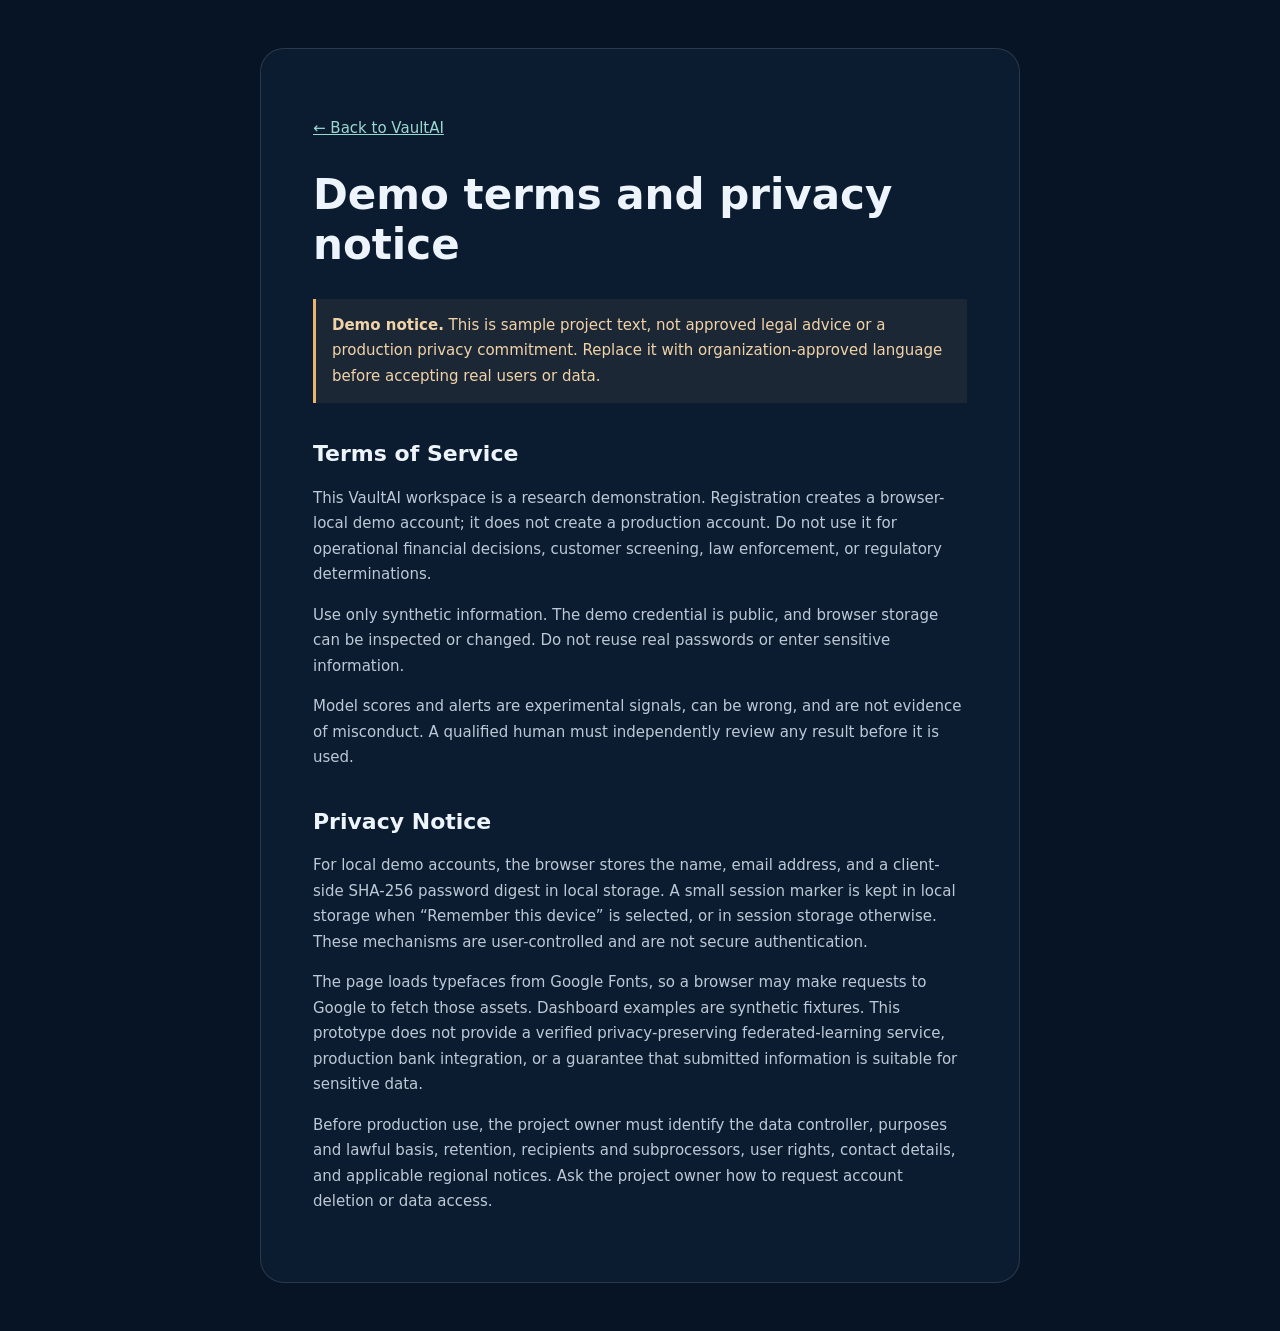
<file: legal.html>
<!doctype html>
<html lang="en">
<head>
  <meta charset="UTF-8"><meta name="viewport" content="width=device-width, initial-scale=1">
  <title>VaultAI · Demo terms and privacy notice</title>
  <link rel="stylesheet" href="styles.css">
  <style>
    body{min-height:100vh;padding:48px 20px;color:#edf4fb;background:#071426;font:15px/1.7 Manrope,system-ui,sans-serif}
    main{max-width:760px;margin:auto;padding:clamp(24px,5vw,52px);border:1px solid #ffffff20;border-radius:24px;background:#0c1c30}
    h1,h2{line-height:1.2}h1{font-size:clamp(28px,5vw,42px)}h2{margin-top:38px;font-size:22px}p,li{color:#bdc9d7}.draft{padding:14px 16px;border-left:3px solid #eab46f;background:#eab46f12;color:#f1d3a9}
    a{color:#9bd8d0}
  </style>
</head>
<body>
<main>
  <p><a href="/signup">← Back to VaultAI</a></p>
  <h1>Demo terms and privacy notice</h1>
  <p class="draft"><strong>Demo notice.</strong> This is sample project text, not approved legal advice or a production privacy commitment. Replace it with organization-approved language before accepting real users or data.</p>
  <section id="terms"><h2>Terms of Service</h2>
    <p>This VaultAI workspace is a research demonstration. Registration creates a browser-local demo account; it does not create a production account. Do not use it for operational financial decisions, customer screening, law enforcement, or regulatory determinations.</p>
    <p>Use only synthetic information. The demo credential is public, and browser storage can be inspected or changed. Do not reuse real passwords or enter sensitive information.</p>
    <p>Model scores and alerts are experimental signals, can be wrong, and are not evidence of misconduct. A qualified human must independently review any result before it is used.</p>
  </section>
  <section id="privacy"><h2>Privacy Notice</h2>
    <p>For local demo accounts, the browser stores the name, email address, and a client-side SHA-256 password digest in local storage. A small session marker is kept in local storage when “Remember this device” is selected, or in session storage otherwise. These mechanisms are user-controlled and are not secure authentication.</p>
    <p>The page loads typefaces from Google Fonts, so a browser may make requests to Google to fetch those assets. Dashboard examples are synthetic fixtures. This prototype does not provide a verified privacy-preserving federated-learning service, production bank integration, or a guarantee that submitted information is suitable for sensitive data.</p>
    <p>Before production use, the project owner must identify the data controller, purposes and lawful basis, retention, recipients and subprocessors, user rights, contact details, and applicable regional notices. Ask the project owner how to request account deletion or data access.</p>
  </section>
</main>
</body>
</html>
</file>
<file: styles.css>
﻿@import url('https://fonts.googleapis.com/css2?family=Instrument+Serif:ital@0;1&display=swap');
:root{color-scheme:dark;--bg:#071426;--bg2:#0a1c33;--glass:rgba(21,42,69,.62);--glass2:rgba(17,38,64,.82);--line:rgba(174,204,240,.12);--text:#f1f6ff;--muted:#8194b1;--faint:#536883;--blue:#78aaff;--blue2:#4785fa;--mint:#63d9bd;--amber:#efb86b;--red:#fa8189;--radius:20px;--font:'Manrope',sans-serif;--mono:'DM Mono',monospace}
*{box-sizing:border-box}html{min-height:100%;scroll-behavior:smooth}body{margin:0;min-height:100vh;background:radial-gradient(ellipse 75% 55% at 75% -8%,rgba(41,94,162,.23),transparent 70%),radial-gradient(ellipse 60% 60% at 8% 65%,rgba(30,74,130,.10),transparent 70%),var(--bg);color:var(--text);font-family:var(--font);font-size:13px;line-height:1.55;overflow-x:hidden}.ambient{position:fixed;pointer-events:none;filter:blur(100px);opacity:.13;border-radius:50%;z-index:-1}.ambient-one{width:380px;height:380px;background:#236dde;right:-220px;top:200px}.ambient-two{width:330px;height:330px;background:#197b98;left:-240px;bottom:10px}.glass{background:linear-gradient(140deg,rgba(255,255,255,.075),rgba(255,255,255,.018) 40%),var(--glass);border:1px solid rgba(193,216,247,.14);box-shadow:0 16px 55px rgba(0,0,0,.18),inset 0 1px 0 rgba(255,255,255,.055);backdrop-filter:blur(22px);-webkit-backdrop-filter:blur(22px)}.topbar{height:68px;position:sticky;top:12px;z-index:20;margin:12px 4.3% 0;border-radius:18px;display:flex;align-items:center;padding:0 20px;gap:30px}.brand{display:flex;align-items:center;gap:11px;color:var(--text);text-decoration:none;font-size:18px;font-weight:800;letter-spacing:-1px}.brand-ai{color:#83b3ff}.brand-mark{height:25px;width:25px;border:1px solid rgba(137,182,255,.56);border-radius:8px;display:flex;align-items:center;justify-content:center;gap:2px;transform:rotate(-8deg);background:linear-gradient(140deg,rgba(97,157,248,.24),rgba(99,217,189,.07));box-shadow:0 0 18px rgba(75,137,235,.2)}.brand-mark i{width:2px;background:#9cc4ff;border-radius:3px;display:block}.brand-mark i:nth-child(1){height:7px}.brand-mark i:nth-child(2){height:13px}.brand-mark i:nth-child(3){height:9px}.top-context{display:flex;align-items:center;gap:10px;color:#8fa4c2;font:9px var(--mono);letter-spacing:1.2px}.live-dot{width:7px;height:7px;border-radius:50%;background:var(--mint);box-shadow:0 0 12px rgba(99,217,189,.65);display:inline-block}.divider{width:1px;height:16px;background:var(--line);margin:0 5px}.synthetic-pill{font-size:9px;color:#a6c5ef;border:1px solid rgba(105,162,237,.28);background:rgba(65,123,204,.12);padding:5px 9px;border-radius:30px;letter-spacing:.7px}.synthetic-pill span{display:inline-block;width:5px;height:5px;background:#78aaff;border-radius:50%;margin:0 5px 1px 0}.top-actions{margin-left:auto;display:flex;align-items:center;gap:13px}.run-picker{height:34px;border:1px solid var(--line);background:rgba(4,17,33,.38);border-radius:9px;display:flex;align-items:center;gap:9px;padding:0 10px;color:#8fa4c2;font:9px var(--mono);letter-spacing:.7px}.run-picker select{background:transparent;border:0;color:#e2ebf8;outline:0;font:500 10px var(--font);appearance:none;cursor:pointer}.run-picker select option{background:#10243e}.run-picker b{font-size:15px;font-weight:400}.icon-button,.avatar{border:1px solid var(--line);color:#d4e1f5;background:rgba(255,255,255,.035);cursor:pointer}.icon-button{width:33px;height:33px;border-radius:10px;font-size:18px}.icon-button:hover{background:rgba(120,170,255,.13);color:#fff}.avatar{height:30px;width:30px;border-radius:50%;font:600 9px var(--mono);background:linear-gradient(135deg,#305f91,#263d64)}
.nav-shell{position:fixed;z-index:15;top:98px;bottom:62px;left:4.3%;width:204px;border-radius:19px;padding:13px 9px;display:flex;flex-direction:column;gap:5px}.nav-item{display:flex;align-items:center;gap:11px;padding:11px 12px;text-decoration:none;color:#91a2bb;border-radius:11px;font-size:11px;font-weight:600;transition:.2s ease;border:1px solid transparent}.nav-item:hover{background:rgba(255,255,255,.045);color:#e8f0fb}.nav-item.active{color:#f2f7ff;background:linear-gradient(105deg,rgba(95,149,230,.2),rgba(68,105,161,.07));border-color:rgba(119,168,236,.16);box-shadow:inset 2px 0 #83b5ff}.nav-icon{width:19px;text-align:center;font:17px var(--font);color:#819abb}.nav-item.active .nav-icon{color:#9ec4ff}.nav-status{margin-top:auto;padding:12px 11px;border-top:1px solid var(--line);color:#91a2bb;font-size:9px;display:flex;align-items:center;gap:8px}.nav-status .live-dot{width:6px;height:6px}
#app{margin:35px 4.3% 24px 4.3%;padding-left:234px;min-height:calc(100vh - 160px);animation:pageIn .32s ease}@keyframes pageIn{from{opacity:.5;transform:translateY(5px)}to{opacity:1;transform:translateY(0)}}.page-head{display:flex;align-items:flex-end;justify-content:space-between;margin-bottom:22px}.eyebrow{font:9px var(--mono);letter-spacing:1.6px;color:#8ca6c8;text-transform:uppercase}.page-title{font-size:27px;line-height:1.15;letter-spacing:-1.2px;margin:6px 0 4px;font-weight:600}.page-subtitle{color:var(--muted);font-size:11px;margin:0}.head-actions{display:flex;align-items:center;gap:9px}.button{border:1px solid rgba(143,182,235,.2);background:rgba(84,133,207,.16);border-radius:9px;color:#e7f1ff;padding:9px 13px;font:600 10px var(--font);cursor:pointer;transition:.2s}.button:hover{background:rgba(84,133,207,.29);transform:translateY(-1px)}.button.primary{background:linear-gradient(120deg,#477fdb,#426dbe);border-color:rgba(160,196,250,.38);box-shadow:0 5px 20px rgba(55,104,187,.2)}.button.secondary{background:rgba(255,255,255,.035);color:#afbed3}.button.danger{color:#f7a0a0}.button:disabled{opacity:.45;cursor:not-allowed;transform:none}
.panel{background:linear-gradient(145deg,rgba(255,255,255,.045),transparent 42%),rgba(12,30,52,.78);border:1px solid var(--line);border-radius:var(--radius);box-shadow:0 15px 45px rgba(0,0,0,.13),inset 0 1px rgba(255,255,255,.035);overflow:hidden}.panel-pad{padding:18px 19px}.panel-heading{display:flex;justify-content:space-between;align-items:flex-start;gap:12px}.panel-title{font-size:12px;font-weight:700;letter-spacing:-.2px}.panel-note{color:var(--muted);font-size:10px;margin-top:3px}.tag{font:8px var(--mono);letter-spacing:.6px;color:#92aacb;border:1px solid var(--line);padding:5px 7px;border-radius:6px;white-space:nowrap}.tag.blue{color:#9fc6ff;border-color:rgba(115,165,239,.23);background:rgba(67,120,194,.1)}.tag.mint{color:#76d9be;border-color:rgba(99,217,189,.2);background:rgba(50,142,122,.08)}.tag.amber{color:#efbd77;border-color:rgba(239,184,107,.2);background:rgba(188,126,49,.08)}.section-label{font:9px var(--mono);color:#778ca9;letter-spacing:1.3px;text-transform:uppercase}.mono{font-family:var(--mono)}.muted{color:var(--muted)}.tiny{font-size:9px;color:#7187a5}.rule{height:1px;background:var(--line);margin:15px 0}.grid{display:grid;gap:14px}.command-hero{display:grid;grid-template-columns:minmax(0,1.5fr) minmax(270px,.72fr);gap:14px}.hero-panel{min-height:236px;position:relative;padding:22px 24px;background:radial-gradient(ellipse at 90% 8%,rgba(60,111,187,.23),transparent 55%),linear-gradient(125deg,rgba(28,56,90,.78),rgba(11,29,51,.85));}.hero-panel:after{content:"";position:absolute;width:260px;height:260px;right:0;top:0;background:radial-gradient(circle,rgba(119,170,240,.11),transparent 67%);pointer-events:none}.hero-top{display:flex;align-items:center;gap:8px}.hero-panel h2{font-size:25px;font-weight:500;letter-spacing:-1px;margin:15px 0 6px;max-width:490px;line-height:1.22}.hero-panel h2 em{font-family:'Instrument Serif',serif;color:#9dc3ff;font-weight:400}.hero-panel p{max-width:460px;color:#9aacc4;font-size:10px;margin:0}.hero-foot{position:absolute;bottom:19px;left:24px;right:24px;display:flex;align-items:center;gap:19px;color:#b4c4da;font-size:9px}.hero-foot span{display:flex;gap:6px;align-items:center}.hero-foot b{font:10px var(--mono);color:#f0f5ff}.hero-cta{margin-left:auto}.result-panel{padding:19px 20px;min-height:236px;display:flex;flex-direction:column}.result-overline{font:9px var(--mono);letter-spacing:1px;color:#8fa4c0}.result-value{font-size:35px;line-height:1.15;letter-spacing:-2px;margin-top:14px;font-weight:600}.result-caption{font-size:10px;color:#a8b8cd;margin-top:2px}.result-caption strong{color:#efbd77;font-weight:600}.mini-bars{margin-top:auto;padding-top:16px;display:flex;align-items:end;height:57px;gap:6px}.mini-bars i{display:block;flex:1;border-radius:4px 4px 1px 1px;background:linear-gradient(180deg,#82b4ff,#3869ae);opacity:.8}.mini-bars i:nth-child(3n){opacity:.4}
.middle-grid{grid-template-columns:minmax(0,1.42fr) minmax(255px,.72fr);margin-top:14px}.flow-panel{min-height:273px}.flow-canvas{position:relative;margin-top:20px;min-height:163px;border-radius:13px;background:radial-gradient(ellipse at 52% 50%,rgba(40,73,117,.2),transparent 60%),rgba(4,18,34,.31);border:1px solid rgba(162,193,232,.08);overflow:hidden}.flow-line{position:absolute;top:50%;height:1px;left:16%;right:16%;background:linear-gradient(90deg,rgba(99,217,189,.4),rgba(124,174,247,.5));opacity:.5}.flow-line:after{content:"";position:absolute;left:0;right:0;top:-2px;height:5px;background:repeating-linear-gradient(90deg,transparent 0 25px,rgba(160,202,255,.85) 25px 29px,transparent 29px 54px);animation:flow 4s linear infinite;mask-image:linear-gradient(90deg,transparent,#000 15%,#000 85%,transparent)}@keyframes flow{to{background-position:54px 0}}.flow-nodes{position:absolute;inset:17px 16px;display:flex;justify-content:space-between;align-items:center}.flow-node{width:104px;text-align:center;position:relative;z-index:1}.node-orb{width:39px;height:39px;margin:0 auto 8px;border-radius:13px;display:grid;place-items:center;background:linear-gradient(140deg,rgba(105,160,233,.27),rgba(23,55,89,.8));border:1px solid rgba(135,183,249,.27);box-shadow:0 0 20px rgba(65,117,192,.12);color:#b2d1ff;font-size:15px}.flow-node.aggregate .node-orb{width:51px;height:51px;border-radius:50%;border-color:rgba(99,217,189,.32);background:radial-gradient(circle at 35% 30%,rgba(99,217,189,.29),rgba(20,59,72,.6));color:#85e5cf;box-shadow:0 0 26px rgba(60,185,160,.15)}.flow-node b{font-size:9px;display:block}.flow-node small{font:8px var(--mono);color:#7790af;display:block;margin-top:2px}.data-label{position:absolute;top:19px;left:50%;transform:translateX(-50%);font:8px var(--mono);color:#7694b8;white-space:nowrap}.flow-foot{display:flex;gap:14px;align-items:center;margin-top:11px;font-size:8px;color:#879ab3}.legend-dot{display:inline-block;width:6px;height:6px;border-radius:50%;background:#63d9bd;margin-right:5px}.legend-dot.update{background:#78aaff}.flow-disclaimer{margin-left:auto;color:#607895}
.bank-list{margin-top:15px;display:flex;flex-direction:column}.bank-row{display:grid;grid-template-columns:1.2fr .8fr 1fr auto;align-items:center;gap:8px;padding:10px 0;border-bottom:1px solid rgba(171,198,230,.07)}.bank-row:last-child{border-bottom:0}.bank-name{font-size:10px;font-weight:700;display:flex;align-items:center;gap:8px}.bank-glyph{width:24px;height:24px;display:grid;place-items:center;border:1px solid rgba(145,180,227,.14);background:rgba(65,105,162,.13);border-radius:8px;color:#9bc0f1;font:9px var(--mono)}.bank-size{font:9px var(--mono);color:#99adc6}.bank-status{font-size:8px;color:#72cdb3}.status-dot{width:5px;height:5px;display:inline-block;border-radius:50%;background:#63d9bd;margin:0 5px 1px 0}.bank-version{font:8px var(--mono);color:#7187a2;text-align:right}.lower-grid{grid-template-columns:1.1fr .9fr;margin-top:14px}.metric-strip{display:grid;grid-template-columns:repeat(4,1fr);gap:8px;margin-top:13px}.metric-cell{padding:11px 10px;background:rgba(255,255,255,.023);border:1px solid rgba(173,201,239,.08);border-radius:10px}.metric-cell span{color:#8297b4;font-size:8px;display:block}.metric-cell strong{font:17px var(--mono);display:block;margin-top:5px;letter-spacing:-.6px}.metric-cell small{display:block;color:#7187a3;font-size:8px;margin-top:1px}.activity-list{margin-top:12px}.activity-row{display:flex;gap:10px;align-items:flex-start;padding:8px 0}.activity-icon{width:23px;height:23px;border-radius:8px;background:rgba(103,149,214,.12);display:grid;place-items:center;color:#a4c4f2;font-size:10px;flex:0 0 auto}.activity-copy{font-size:9px;color:#c6d2e1}.activity-copy small{display:block;font:8px var(--mono);color:#7086a4;margin-top:2px}
.table-wrap{overflow:auto;margin-top:13px}table{border-collapse:collapse;width:100%;min-width:580px;text-align:left}th{font:8px var(--mono);letter-spacing:.65px;text-transform:uppercase;color:#8194b0;padding:10px 9px;border-bottom:1px solid var(--line);white-space:nowrap}td{padding:11px 9px;border-bottom:1px solid rgba(171,198,230,.07);font-size:9px;color:#ccdaec}tbody tr:hover{background:rgba(255,255,255,.025)}.score{font:10px var(--mono);color:#efbd77}.positive{color:#6bd5b7}.select,.input{background:rgba(3,15,30,.45);border:1px solid rgba(164,193,232,.16);border-radius:8px;color:#e3edf9;padding:8px 10px;font:10px var(--font);outline:none}.select:focus,.input:focus{border-color:#78aaff;box-shadow:0 0 0 3px rgba(120,170,255,.12)}.input::placeholder{color:#697f9e}.select option{background:#10243e}
.analysis-layout{display:grid;grid-template-columns:minmax(0,1.5fr) minmax(220px,.7fr);gap:14px}.chart-area{height:240px;margin-top:15px;position:relative}.chart-area svg{width:100%;height:100%;overflow:visible}.chart-grid{stroke:rgba(163,193,232,.1);stroke-width:1}.chart-text{fill:#8094b1;font:9px 'DM Mono',monospace}.chart-line{fill:none;stroke:#83b5ff;stroke-width:2.5;stroke-linecap:round;stroke-linejoin:round}.chart-line.alt{stroke:#64d7bc;stroke-dasharray:5 5;stroke-width:1.8}.chart-area-fill{fill:url(#chartGradient)}.chart-point{fill:#9dc3ff;stroke:#122a49;stroke-width:3;cursor:pointer}.bar{rx:4;fill:#75a9f5}.bar.fed{fill:#63d9bd}.legend{display:flex;gap:16px;font-size:9px;color:#91a4be;margin-top:10px}.legend i{width:7px;height:7px;border-radius:50%;display:inline-block;margin-right:5px;background:#83b5ff}.legend i.fed{background:#63d9bd}.finding{border-left:2px solid var(--amber);padding:9px 0 9px 12px;color:#b8c7da;font-size:10px;margin-top:15px}.finding strong{color:#f0c27e}.privacy-layout{display:grid;grid-template-columns:minmax(0,1.4fr) minmax(260px,.8fr);gap:14px}.empty-state{padding:34px 20px;text-align:center;border:1px dashed rgba(156,187,231,.2);background:rgba(255,255,255,.015);border-radius:13px;margin-top:16px}.empty-icon{width:40px;height:40px;border-radius:14px;margin:0 auto 10px;display:grid;place-items:center;background:rgba(104,152,218,.12);color:#a3c4f0;font-size:18px}.empty-state h3{margin:0 0 4px;font-size:12px}.empty-state p{max-width:370px;margin:0 auto;color:#8599b4;font-size:10px}.slider-row{display:flex;align-items:center;gap:12px;margin-top:15px}.slider-row input{accent-color:#80aff5;flex:1}.architecture-step{display:flex;gap:11px;margin:15px 0}.step-num{width:23px;height:23px;border:1px solid rgba(135,181,241,.22);border-radius:8px;color:#9dc3ff;display:grid;place-items:center;font:9px var(--mono);flex:0 0 auto}.step-copy{font-size:9px;color:#9aacc3}.step-copy b{color:#dbe6f3;font-size:10px;display:block;margin-bottom:2px}.warning-box{padding:11px 12px;border:1px solid rgba(239,184,107,.19);background:rgba(175,111,43,.07);color:#d9bd8f;border-radius:10px;font-size:9px;margin-top:14px}.warning-box b{color:#f0c37e}
.invest-layout{display:grid;grid-template-columns:minmax(220px,.62fr) minmax(300px,1.4fr);gap:14px}.account-list{margin-top:11px;max-height:500px;overflow:auto}.account-row{width:100%;background:transparent;border:0;border-bottom:1px solid rgba(169,194,226,.08);color:var(--text);text-align:left;padding:10px 6px;cursor:pointer;display:flex;justify-content:space-between;align-items:center;gap:7px}.account-row:hover,.account-row.selected{background:rgba(97,145,212,.1)}.account-row.selected{box-shadow:inset 2px 0 #82b4ff}.account-row b{font:10px var(--mono)}.account-row small{display:block;color:#8296b1;font-size:8px;margin-top:3px}.account-tools{display:flex;gap:6px;margin-top:13px;flex-wrap:wrap}.account-tools .input{flex:1;min-width:100px}.network-stage{height:338px;position:relative;background:radial-gradient(ellipse at 50% 48%,rgba(44,83,130,.21),transparent 62%),rgba(5,18,34,.45);border:1px solid rgba(165,193,229,.1);border-radius:14px;margin-top:13px;overflow:hidden}.network-stage svg{width:100%;height:100%;cursor:grab}.network-stage svg:active{cursor:grabbing}.edge{stroke:rgba(125,161,206,.42);stroke-width:1.25;cursor:pointer;pointer-events:stroke}.edge.hot{stroke:#e9b86f;stroke-width:2}.node{cursor:pointer;transition:.2s}.node circle{fill:#294b75;stroke:#92b9ed;stroke-width:1.2}.node.bankB circle{fill:#295c64;stroke:#88d4c4}.node.bankC circle{fill:#694b55;stroke:#e9a1a4}.node.selected circle{stroke:#ffe0a2;stroke-width:3;filter:drop-shadow(0 0 7px rgba(239,184,107,.6))}.node text{fill:#dce8f8;font:8px 'DM Mono',monospace;text-anchor:middle;pointer-events:none}.network-controls{position:absolute;right:10px;top:10px;display:flex;gap:5px}.network-controls button{background:rgba(9,25,44,.85);border:1px solid var(--line);color:#bacbe0;border-radius:7px;padding:5px 8px;cursor:pointer;font-size:10px}.network-legend{position:absolute;bottom:10px;left:11px;display:flex;gap:11px;color:#96a8c0;font-size:8px;background:rgba(7,19,35,.7);padding:6px 8px;border-radius:8px}.network-legend i{width:6px;height:6px;background:#92b9ed;display:inline-block;border-radius:50%;margin-right:4px}.detail-grid{display:grid;grid-template-columns:1fr 1fr;gap:8px;margin-top:12px}.detail-item{padding:9px;border:1px solid rgba(164,192,230,.08);background:rgba(255,255,255,.022);border-radius:9px}.detail-item small{font-size:8px;color:#8499b5;display:block}.detail-item b{font:11px var(--mono);display:block;margin-top:3px}.summary-box{margin-top:12px;background:rgba(102,149,214,.07);border:1px solid rgba(115,166,238,.15);border-radius:11px;padding:12px;font-size:9px;color:#b1c1d6;white-space:pre-line}.summary-box strong{display:block;color:#b7d3fa;font:9px var(--mono);letter-spacing:.6px;margin-bottom:6px}.note-area{width:100%;min-height:58px;resize:vertical;margin-top:8px}.infra-grid{grid-template-columns:1fr 1fr;gap:14px}.service-row{display:grid;grid-template-columns:1.4fr .8fr 1fr;align-items:center;padding:9px 0;border-bottom:1px solid rgba(170,195,228,.07);font-size:9px}.service-row:last-child{border:0}.service-state{color:#a0aec2}.resource-number{font:16px var(--mono);color:#a6b6ca}.resource-number small{font:8px var(--font);color:#7186a2}.chart-empty{height:160px;display:grid;place-items:center;border:1px dashed rgba(165,193,232,.13);border-radius:12px;color:#788ca7;font-size:9px;margin-top:13px;text-align:center;padding:20px}.tabs{display:flex;gap:6px;flex-wrap:wrap;margin-top:12px}.tab{border:1px solid var(--line);border-radius:7px;background:transparent;color:#879cb7;padding:6px 9px;font:9px var(--font);cursor:pointer}.tab.active{color:#dceaff;border-color:rgba(127,174,237,.3);background:rgba(92,143,214,.13)}
.footer{margin:0 4.3% 14px 4.3%;padding:13px 0 0 234px;border-top:1px solid rgba(169,194,226,.07);display:flex;justify-content:space-between;color:#7388a4;font:8px var(--mono);letter-spacing:.5px}.footer .muted{color:#536984}.footer-dot{color:#efbd77;margin:0 5px}.toast{position:fixed;z-index:40;bottom:27px;right:28px;background:rgba(22,43,68,.96);border:1px solid rgba(148,185,237,.25);box-shadow:0 12px 34px rgba(0,0,0,.28);border-radius:10px;padding:11px 15px;color:#e3edfa;font-size:10px;opacity:0;transform:translateY(8px);transition:.25s;pointer-events:none}.toast.show{opacity:1;transform:translateY(0)}
@media(max-width:1150px){.nav-shell{width:60px;align-items:center;padding:12px 6px}.nav-item{width:43px;height:43px;justify-content:center;padding:0}.nav-item span:last-child{display:none}.nav-status{font-size:0;padding:12px 4px}.nav-status .live-dot{width:7px;height:7px}#app{padding-left:82px}.footer{padding-left:82px}.nav-shell .nav-icon{font-size:18px}.command-hero{grid-template-columns:1.2fr .8fr}.bank-row{grid-template-columns:1fr .8fr auto}.bank-version{display:none}}
@media(max-width:760px){.topbar{top:6px;margin:6px 12px 0;height:57px;padding:0 12px;gap:10px}.top-context{display:none}.brand{font-size:16px}.run-picker{padding:0 7px}.run-picker>span,.run-picker b{display:none}.run-picker select{max-width:118px;font-size:9px}.top-actions{gap:7px}.avatar{display:none}.nav-shell{position:sticky;top:69px;bottom:auto;left:auto;width:auto;height:auto;margin:8px 12px 0;border-radius:12px;padding:5px;flex-direction:row;justify-content:space-around;gap:3px}.nav-item{height:36px;width:39px;border-radius:9px}.nav-status{display:none}.nav-item.active{box-shadow:inset 0 -2px #83b5ff,inset 0 0 transparent}.nav-item.active span:last-child{display:none}#app{margin:22px 12px 20px;padding:0;min-height:72vh}.footer{margin:0 12px 14px;padding:11px 0 0;font-size:7px}.footer>span:last-child{max-width:145px;text-align:right}.page-title{font-size:23px}.page-head{align-items:flex-start;gap:9px;flex-direction:column}.head-actions{align-self:flex-end;margin-top:-31px}.command-hero,.middle-grid,.lower-grid,.analysis-layout,.privacy-layout,.invest-layout,.infra-grid{grid-template-columns:1fr}.hero-panel{min-height:226px}.result-panel{min-height:170px}.result-value{font-size:31px}.flow-node{width:70px}.node-orb{width:34px;height:34px}.flow-node.aggregate .node-orb{width:44px;height:44px}.flow-node b{font-size:8px}.flow-node small{font-size:7px}.flow-canvas{min-height:145px}.flow-foot{flex-wrap:wrap}.flow-disclaimer{margin-left:0}.metric-strip{grid-template-columns:repeat(2,1fr)}.page-head .head-actions{margin-top:0;align-self:auto}.network-stage{height:280px}.panel-pad{padding:15px}.detail-grid{grid-template-columns:1fr 1fr}.footer .muted{display:none}}
@media(max-width:420px){.nav-item{width:33px}.nav-icon{font-size:15px}.synthetic-pill{font-size:7px}.command-hero{gap:10px}.hero-panel{padding:18px}.hero-panel h2{font-size:21px}.hero-foot{left:18px;right:18px;gap:10px;font-size:8px}.hero-foot .hero-cta{padding:8px}.run-picker select{max-width:93px}.head-actions{gap:5px}.head-actions .button{padding:8px;font-size:9px}}
@media(prefers-reduced-motion:reduce){*,*::before,*::after{scroll-behavior:auto!important;animation-duration:.01ms!important;animation-iteration-count:1!important;transition-duration:.01ms!important}}
@media(prefers-reduced-transparency:reduce){.glass{backdrop-filter:none;-webkit-backdrop-filter:none;background:#10233c}}

.grouped-chart{height:192px;margin-top:5px}.grouped-chart svg{height:100%}

.workspace-dot{width:6px;height:6px;background:#86a3c8;border-radius:50%;display:inline-block;box-shadow:none}

:focus-visible{outline:2px solid #9bc3ff;outline-offset:3px}.node:focus circle{stroke:#fff;stroke-width:3}.edge:focus{stroke:#fff;stroke-width:3}

/* Authentication shell */
body.auth-mode{min-height:100vh;overflow:auto;background:radial-gradient(ellipse 65% 68% at 19% 34%,rgba(54,113,199,.18),transparent 72%),radial-gradient(ellipse 45% 58% at 91% 82%,rgba(46,137,152,.11),transparent 72%),#071426}
body.auth-mode .topbar,body.auth-mode .nav-shell,body.auth-mode #app,body.auth-mode .footer{display:none}
.auth-shell{display:none;min-height:100vh;padding:38px 5.2%;align-items:center;justify-content:center;position:relative;isolation:isolate}
body.auth-mode .auth-shell{display:flex}
.auth-layout{width:min(1320px,100%);min-height:min(820px,calc(100vh - 76px));display:grid;grid-template-columns:minmax(0,1.15fr) minmax(420px,.85fr);gap:7.2%;align-items:center}
.auth-story{padding:20px 1.5% 20px 2%;position:relative;min-height:660px;display:flex;flex-direction:column;justify-content:center}
.auth-brand{display:flex;align-items:center;gap:12px;color:var(--text);font-size:19px;font-weight:800;letter-spacing:-1px;text-decoration:none;width:max-content}
.auth-brand .brand-mark{width:34px;height:34px;border-radius:11px}.auth-brand-copy{display:flex;flex-direction:column;line-height:1.2}.auth-brand-copy small{font:8px var(--mono);font-weight:400;color:#8ca3c3;letter-spacing:.8px;margin-top:4px}
.auth-eyebrow{font:9px var(--mono);letter-spacing:2px;color:#8eadd7;margin-top:64px;text-transform:uppercase;display:flex;align-items:center;gap:8px}.auth-eyebrow:before{content:"";width:19px;height:1px;background:#77aaff;opacity:.8}
.auth-story h1{font-size:clamp(38px,4.6vw,60px);line-height:1.04;letter-spacing:-3px;font-weight:600;margin:17px 0 14px;max-width:620px}.auth-story h1 em{font-family:'Instrument Serif',serif;font-weight:400;color:#92bbf4;letter-spacing:-1.2px}
.auth-lede{font-size:13px;line-height:1.9;color:#a3b4ca;max-width:525px;margin:0}
.auth-visual{position:relative;height:228px;max-width:620px;margin-top:36px;border:1px solid rgba(163,195,236,.12);border-radius:22px;background:radial-gradient(ellipse at 50% 44%,rgba(58,105,164,.15),transparent 62%),linear-gradient(135deg,rgba(19,43,71,.6),rgba(8,24,44,.43));overflow:hidden;box-shadow:inset 0 1px rgba(255,255,255,.04),0 18px 45px rgba(0,0,0,.13)}
.auth-visual:before,.auth-visual:after{content:"";position:absolute;width:250px;height:250px;border:1px solid rgba(134,179,237,.065);border-radius:50%;left:50%;top:50%;transform:translate(-50%,-50%)}.auth-visual:after{width:385px;height:385px}
.auth-visual svg{position:absolute;inset:15px;width:calc(100% - 30px);height:calc(100% - 30px)}.auth-link{stroke:rgba(118,170,236,.33);stroke-width:1.3;stroke-dasharray:4 6}.auth-link.center{stroke:rgba(100,218,190,.5);stroke-dasharray:2 5}.auth-dot{fill:#a8caff;filter:drop-shadow(0 0 5px rgba(115,172,246,.85));animation:signalTravel 4.2s ease-in-out infinite}.auth-dot.d2{animation-delay:1.35s}.auth-dot.d3{animation-delay:2.7s}.auth-node{fill:#122d4d;stroke:rgba(142,187,244,.58);stroke-width:1.2}.auth-node-hub{fill:#123b48;stroke:rgba(105,223,195,.72);stroke-width:1.3}.auth-visual-label{fill:#a9bedb;font:9px 'DM Mono',monospace;letter-spacing:.3px}.auth-visual-caption{position:absolute;bottom:13px;left:16px;font:8px var(--mono);color:#7189a8;letter-spacing:.7px}.auth-visual-note{position:absolute;bottom:13px;right:16px;font:8px var(--mono);color:#7189a8}
@keyframes signalTravel{0%,12%{opacity:.15;transform:translateX(0)}52%{opacity:1}88%,100%{opacity:.15;transform:translateX(40px)}}
.trust-row{display:flex;flex-wrap:wrap;gap:8px;margin-top:20px}.trust-chip{display:flex;align-items:center;gap:7px;padding:7px 10px;border:1px solid rgba(156,191,238,.13);border-radius:8px;background:rgba(14,34,57,.48);color:#9db0cb;font-size:9px}.trust-chip svg{color:#82b3f2;width:13px;height:13px}.auth-story-footer{margin-top:auto;padding-top:32px;color:#697f9d;font:8px var(--mono);letter-spacing:1px}
.auth-card-wrap{display:flex;justify-content:flex-end}.auth-card{width:min(100%,470px);border-radius:24px;padding:30px 32px 25px;background:linear-gradient(140deg,rgba(255,255,255,.083),rgba(255,255,255,.018) 42%),rgba(14,31,53,.85);border:1px solid rgba(184,211,246,.17);box-shadow:0 25px 80px rgba(0,0,0,.29),inset 0 1px 0 rgba(255,255,255,.08);backdrop-filter:blur(27px);-webkit-backdrop-filter:blur(27px);position:relative;overflow:hidden}
.auth-card:before{content:"";position:absolute;width:320px;height:220px;right:-180px;top:-170px;border-radius:50%;background:rgba(86,146,222,.18);filter:blur(40px);pointer-events:none}
.auth-card-head{position:relative;display:flex;align-items:center;justify-content:space-between;margin-bottom:20px}.auth-mini-brand{display:flex;align-items:center;gap:8px;font-size:14px;font-weight:800;letter-spacing:-.6px}.auth-mini-brand .brand-mark{width:26px;height:26px;border-radius:8px}.auth-secure-label{font:8px var(--mono);color:#85cbb8;letter-spacing:.6px;display:flex;align-items:center;gap:6px}.auth-secure-label i{width:5px;height:5px;background:#63d9bd;border-radius:50%;box-shadow:0 0 8px rgba(99,217,189,.65)}
.auth-card h2{font-size:22px;font-weight:600;letter-spacing:-.8px;margin:0}.auth-card-intro{color:#9aacc3;font-size:10px;margin:5px 0 18px;line-height:1.7}
.auth-tabs{display:grid;grid-template-columns:1fr 1fr;gap:4px;padding:4px;border-radius:10px;background:rgba(3,15,29,.5);border:1px solid rgba(164,193,232,.09);margin-bottom:20px}.auth-tab{border:1px solid transparent;border-radius:7px;background:transparent;color:#8fa2be;padding:8px;text-align:center;text-decoration:none;font-size:10px;font-weight:700;transition:.2s}.auth-tab.active{color:#eaf3ff;border-color:rgba(129,177,240,.16);background:linear-gradient(110deg,rgba(96,149,225,.2),rgba(57,98,158,.09));box-shadow:inset 0 1px rgba(255,255,255,.05)}
.auth-form{position:relative}.auth-fields{display:grid;gap:12px}.auth-field label{display:block;color:#c4d1e2;font-size:9px;font-weight:600;margin:0 0 6px 1px}.auth-input-wrap{position:relative}.auth-input{height:41px;width:100%;border-radius:9px;border:1px solid rgba(155,184,223,.17);background:rgba(3,14,28,.44);color:#f1f6ff;padding:0 12px;font:11px var(--font);outline:0;transition:border-color .18s,box-shadow .18s}.auth-input::placeholder{color:#667d9b}.auth-input:hover{border-color:rgba(159,193,237,.3)}.auth-input:focus{border-color:#77aaff;box-shadow:0 0 0 3px rgba(93,147,222,.13)}.auth-input[aria-invalid="true"]{border-color:#db7d83}.auth-input.password{padding-right:57px}.password-toggle{position:absolute;right:8px;top:50%;transform:translateY(-50%);border:0;background:transparent;color:#91a8c7;font:8px var(--mono);letter-spacing:.4px;padding:6px;cursor:pointer}.field-error{min-height:0;color:#f39b9f;font-size:8px;margin:4px 0 0 2px}.field-error:empty{display:none}
.auth-options{display:flex;justify-content:space-between;align-items:center;margin-top:13px;color:#91a3bc;font-size:9px}.auth-check{display:flex;align-items:flex-start;gap:8px;color:#9db0c9;font-size:9px;line-height:1.55}.auth-check input{accent-color:#6197e9;margin:2px 0 0;flex:0 0 auto}.auth-check a,.auth-inline-link{color:#9ec2f5;text-decoration:none}.auth-check a:hover,.auth-inline-link:hover{text-decoration:underline}.auth-inline-link{font-size:9px}.auth-submit{width:100%;height:42px;margin-top:17px;display:flex;align-items:center;justify-content:center;gap:8px;font-size:10px}.auth-submit .spinner{display:none;width:13px;height:13px;border:2px solid rgba(255,255,255,.35);border-top-color:#fff;border-radius:50%;animation:spin .7s linear infinite}.auth-submit[aria-busy="true"] .spinner{display:inline-block}.auth-submit[aria-busy="true"] .submit-label{opacity:.8}@keyframes spin{to{transform:rotate(360deg)}}
.auth-message{display:none;padding:9px 10px;border:1px solid rgba(225,127,131,.22);border-radius:8px;background:rgba(172,67,75,.1);color:#f0b0b3;font-size:9px;line-height:1.55;margin:0 0 12px}.auth-message.visible{display:block}.auth-message.info{border-color:rgba(113,166,234,.22);background:rgba(72,117,184,.1);color:#b5cbed}.auth-message.success{border-color:rgba(90,197,165,.22);background:rgba(49,138,113,.09);color:#a1dfcb}
.auth-bottom{border-top:1px solid rgba(170,198,233,.09);margin-top:19px;padding-top:14px;text-align:center;color:#8498b4;font-size:9px}.auth-security-note{display:flex;justify-content:center;align-items:center;gap:6px;color:#627a99;font:8px var(--mono);margin-top:14px}.auth-security-note svg{width:11px;height:11px;color:#7b9bbf}.terms-copy{color:#9baec7;font-size:8px;line-height:1.6;margin:1px 0 0}.terms-copy a{color:#adcaf0;text-decoration:underline;text-underline-offset:2px}.auth-legal-note{color:#748aa7;font-size:8px;line-height:1.6;margin:0 0 13px;padding:8px 9px;border-left:2px solid rgba(122,170,238,.38);background:rgba(255,255,255,.02)}
.auth-demo-box{display:grid;grid-template-columns:1fr auto;gap:4px 10px;margin-top:14px;padding:10px 11px;border:1px solid rgba(122,170,238,.16);border-radius:10px;background:rgba(61,106,164,.08);font-size:9px}.auth-demo-box strong{color:#d8e6f8}.auth-demo-box span{grid-column:1;color:#8fa6c4;font:8px var(--mono)}.auth-demo-box button{grid-column:2;grid-row:1 / span 2;align-self:center;border:0;background:none;cursor:pointer}
.auth-session-hint{color:#91a3bc;font-size:9px}
.auth-recovery-link{display:block;color:#9ec2f5;text-decoration:none;font-size:9px;margin-top:14px}.auth-recovery-link:hover{text-decoration:underline}
@media(max-width:1050px){.auth-shell{padding:25px 3%}.auth-layout{gap:4%;grid-template-columns:minmax(0,1fr) minmax(380px,.9fr)}.auth-card{padding:27px 26px 23px}.auth-story h1{font-size:48px}.auth-story{min-height:620px}}
@media(max-width:760px){.auth-shell{padding:0;min-height:100svh;align-items:stretch}.auth-layout{min-height:100svh;display:block;width:100%;padding:0}.auth-story{min-height:0;padding:23px 22px 0}.auth-brand{font-size:16px}.auth-brand .brand-mark{width:30px;height:30px}.auth-brand-copy small{font-size:7px}.auth-eyebrow{margin-top:25px;font-size:8px}.auth-story h1{font-size:35px;letter-spacing:-1.7px;margin:10px 0 7px;max-width:none}.auth-lede{font-size:10px;line-height:1.6;max-width:520px}.auth-visual,.trust-row{display:none}.auth-story-footer{display:none}.auth-card-wrap{display:block;padding:20px 16px 24px}.auth-card{width:100%;max-width:480px;margin:0 auto;border-radius:19px;padding:22px 20px 19px}.auth-card-head{margin-bottom:16px}.auth-card h2{font-size:20px}.auth-card-intro{margin-bottom:14px}.auth-tabs{margin-bottom:16px}.auth-fields{gap:10px}.auth-input{height:43px}.auth-submit{height:44px}.auth-security-note{margin-top:12px}}
@media(max-width:760px){.auth-shell{width:100vw!important;padding:0;overflow-x:hidden}.auth-layout{width:100%!important;min-width:0;max-width:100%}.auth-story,.auth-card-wrap,.auth-card,.auth-form,.auth-fields{width:100%;min-width:0;max-width:100%}.auth-story h1,.auth-lede{overflow-wrap:anywhere}.auth-options{gap:8px}.auth-tabs .auth-tab{min-width:0;overflow-wrap:anywhere}}
@media(max-width:390px){.auth-story{padding-left:17px;padding-right:17px}.auth-story h1{font-size:31px}.auth-card-wrap{padding:16px 12px 20px}.auth-card{padding:20px 16px 17px}.auth-security-note{font-size:7px}}
@media(prefers-reduced-motion:reduce){.auth-dot,.auth-submit .spinner{animation:none!important}}
@media(prefers-reduced-transparency:reduce){.auth-card{backdrop-filter:none;-webkit-backdrop-filter:none;background:#10243e}.auth-visual{background:#0c2038}}
.logout-button{width:auto;height:32px;padding:0 11px;border-radius:9px;font:600 9px var(--font);white-space:nowrap}
@media(max-width:760px){.logout-button{display:inline-flex;align-items:center;justify-content:center;padding:0 8px;font-size:8px}}
</file>
